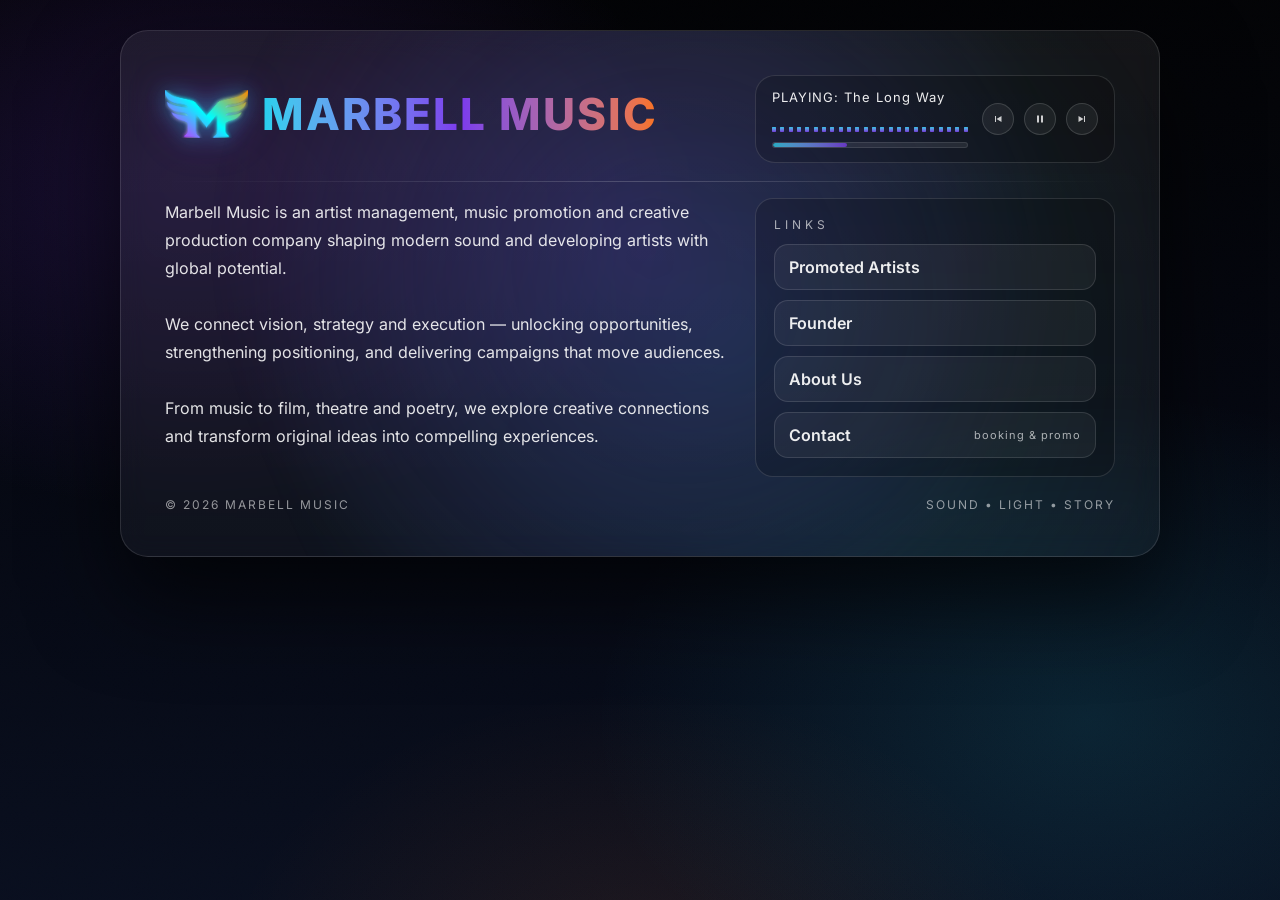
<file: index.html>
<!doctype html>
<html lang="en"><head><meta charset="utf-8"><meta name="viewport" content="width=device-width, initial-scale=1"><title>Marbell Music</title><meta name="description" content="Marbell Music — artist management &amp; music promotion."><meta property="og:title" content="Marbell Music"><meta property="og:description" content="Artist management &amp; music promotion."><meta property="og:type" content="website"><meta name="twitter:card" content="summary_large_image"><link rel="icon" type="image/png" href="assets/images/favicon.png"><link rel="stylesheet" href="css/style.css"><script src="js/script.js" defer></script></head><body>
<div class="mm-grain"></div><div class="mm-wrap"><main class="mm-card"><div class="mm-pulse"></div><div class="mm-content"><section class="mm-heroTop"><div class="mm-brandBlock"><a href="index.html" class="mm-brand"><img class="mm-logo" src="assets/images/marbell_logo_neon.png" alt="Marbell logo"><h1 class="mm-title">Marbell Music</h1></a></div><div class="mm-audio" aria-label="visual audio player"><div class="mm-audioMain"><div class="mm-audioTitle">PLAYING: The Long Way</div><div class="mm-wave" aria-hidden="true"><span style="animation-delay: 0.00s"></span><span style="animation-delay: 0.04s"></span><span style="animation-delay: 0.08s"></span><span style="animation-delay: 0.12s"></span><span style="animation-delay: 0.16s"></span><span style="animation-delay: 0.20s"></span><span style="animation-delay: 0.24s"></span><span style="animation-delay: 0.28s"></span><span style="animation-delay: 0.32s"></span><span style="animation-delay: 0.36s"></span><span style="animation-delay: 0.40s"></span><span style="animation-delay: 0.44s"></span><span style="animation-delay: 0.48s"></span><span style="animation-delay: 0.52s"></span><span style="animation-delay: 0.56s"></span><span style="animation-delay: 0.60s"></span><span style="animation-delay: 0.64s"></span><span style="animation-delay: 0.68s"></span><span style="animation-delay: 0.72s"></span><span style="animation-delay: 0.76s"></span><span style="animation-delay: 0.80s"></span><span style="animation-delay: 0.84s"></span><span style="animation-delay: 0.88s"></span><span style="animation-delay: 0.92s"></span></div><div class="mm-bar" aria-hidden="true"></div></div><div class="mm-controls" aria-hidden="true"><div class="mm-dotbtn" title="Previous track"><svg viewBox="0 0 24 24" fill="currentColor"><path d="M6 18V6h2v12H6Zm3-6 10 6V6L9 12Z" /></svg></div><div class="mm-dotbtn" title="Pause"><svg viewBox="0 0 24 24" fill="currentColor"><path d="M6 5h4v14H6V5Zm8 0h4v14h-4V5Z" /></svg></div><div class="mm-dotbtn" title="Next track"><svg viewBox="0 0 24 24" fill="currentColor"><path d="m15 12-10 6V6l10 6Zm1-6h2v12h-2V6Z" /></svg></div></div></div></section><div class="mm-divider"></div><section class="mm-grid"><p class="mm-lead">Marbell Music is an artist management, music promotion and creative production company shaping modern sound and developing artists with global potential.<br><br>We connect vision, strategy and execution — unlocking opportunities, strengthening positioning, and delivering campaigns that move audiences.<br><br>From music to film, theatre and poetry, we explore creative connections and transform original ideas into compelling experiences.</p><aside class="mm-panel"><p class="mm-panelTitle">Links</p><div class="mm-links"><a class="mm-btn" href="artists.html">Promoted Artists</a><a class="mm-btn" href="founder.html">Founder</a><a class="mm-btn" href="about/index.html">About Us</a><a class="mm-btn" href="contact.html">Contact <small>booking &amp; promo</small></a></div></aside></section><footer class="mm-footer"><div>© 2026 Marbell Music</div><div>Sound • Light • Story</div></footer></div></main></div>
</body></html>
</file>
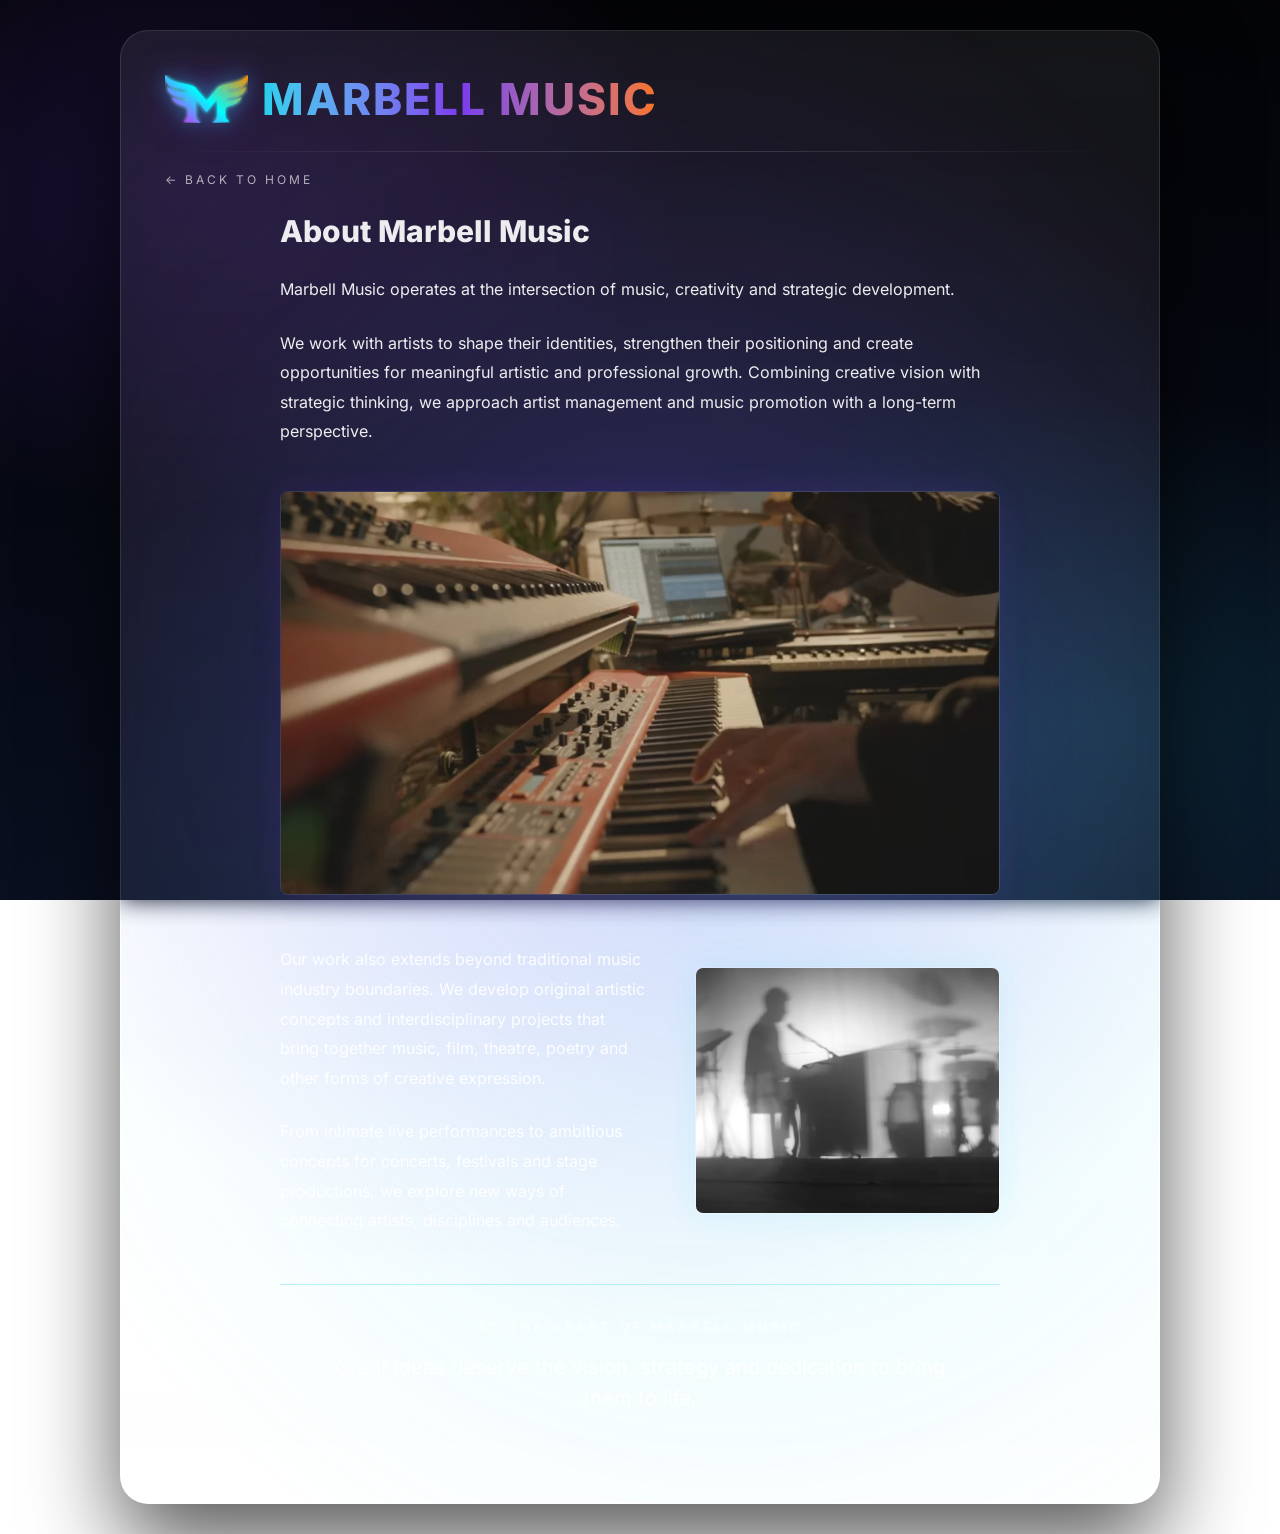
<file: about/index.html>
<!doctype html>
<html lang="en">
<head>
  <meta charset="utf-8">
  <meta name="viewport" content="width=device-width, initial-scale=1">
  <title>About Marbell Music — Creativity &amp; Strategic Development</title>
  <meta name="description" content="Marbell Music operates at the intersection of music, creativity and strategic development.">
  <meta property="og:title" content="About Marbell Music — Creativity &amp; Strategic Development">
  <meta property="og:description" content="Marbell Music operates at the intersection of music, creativity and strategic development.">
  <meta property="og:type" content="website">
  <meta name="twitter:card" content="summary_large_image">
  <link rel="icon" type="image/png" href="../assets/images/favicon.png">
  <link rel="stylesheet" href="../css/style.css">
  <script src="../js/script.js" defer></script>
</head>
<body>
  <div class="mm-grain"></div>
  <div class="mm-wrap">
    <main class="mm-card">
      <div class="mm-pulse"></div>
      <div class="mm-content">
        <section class="mm-heroTop">
          <div class="mm-brandBlock">
            <a href="../index.html" class="mm-brand">
              <img class="mm-logo" src="../assets/images/marbell_logo_neon.png" alt="Marbell logo">
              <h1 class="mm-title">Marbell Music</h1>
            </a>
          </div>
        </section>
        <div class="mm-divider"></div>
        <a href="../index.html" class="mm-backLink">← Back to Home</a>
        <article class="mm-about">
          <header class="mm-aboutIntro">
            <h2 class="mm-headline mm-aboutHeading">About Marbell Music</h2>
            <div class="mm-aboutCopy">
              <p>Marbell Music operates at the intersection of music, creativity and strategic development.</p>
              <p>We work with artists to shape their identities, strengthen their positioning and create opportunities for meaningful artistic and professional growth. Combining creative vision with strategic thinking, we approach artist management and music promotion with a long-term perspective.</p>
            </div>
          </header>
          <div class="mm-aboutPhoto">
            <img src="../assets/images/music-video-set.webp" width="1743" height="977" alt="A musician playing red keyboards beside a laptop, with percussion and recording equipment on a music video set." decoding="async">
          </div>
          <div class="mm-aboutProduction">
            <div class="mm-aboutCopy">
            <p>Our work also extends beyond traditional music industry boundaries. We develop original artistic concepts and interdisciplinary projects that bring together music, film, theatre, poetry and other forms of creative expression.</p>
            <p>From intimate live performances to ambitious concepts for concerts, festivals and stage productions, we explore new ways of connecting artists, disciplines and audiences.</p>
            </div>
            <div class="mm-aboutStudioPhoto">
              <img src="../assets/images/stage-shadows.webp" width="1167" height="941" alt="Black-and-white shadows of a solitary pianist at a microphone and musical instruments on a stage." decoding="async">
            </div>
          </div>
          <footer class="mm-aboutClosing">
            <p class="mm-aboutClosingKicker">At the heart of Marbell Music</p>
            <p class="mm-aboutClosingStatement">Great ideas deserve the vision, strategy and dedication to bring them to life.</p>
          </footer>
        </article>
        <footer class="mm-footer">
          <div>© 2026 Marbell Music</div>
          <div>Sound • Light • Story</div>
        </footer>
      </div>
    </main>
  </div>
</body>
</html>
</file>
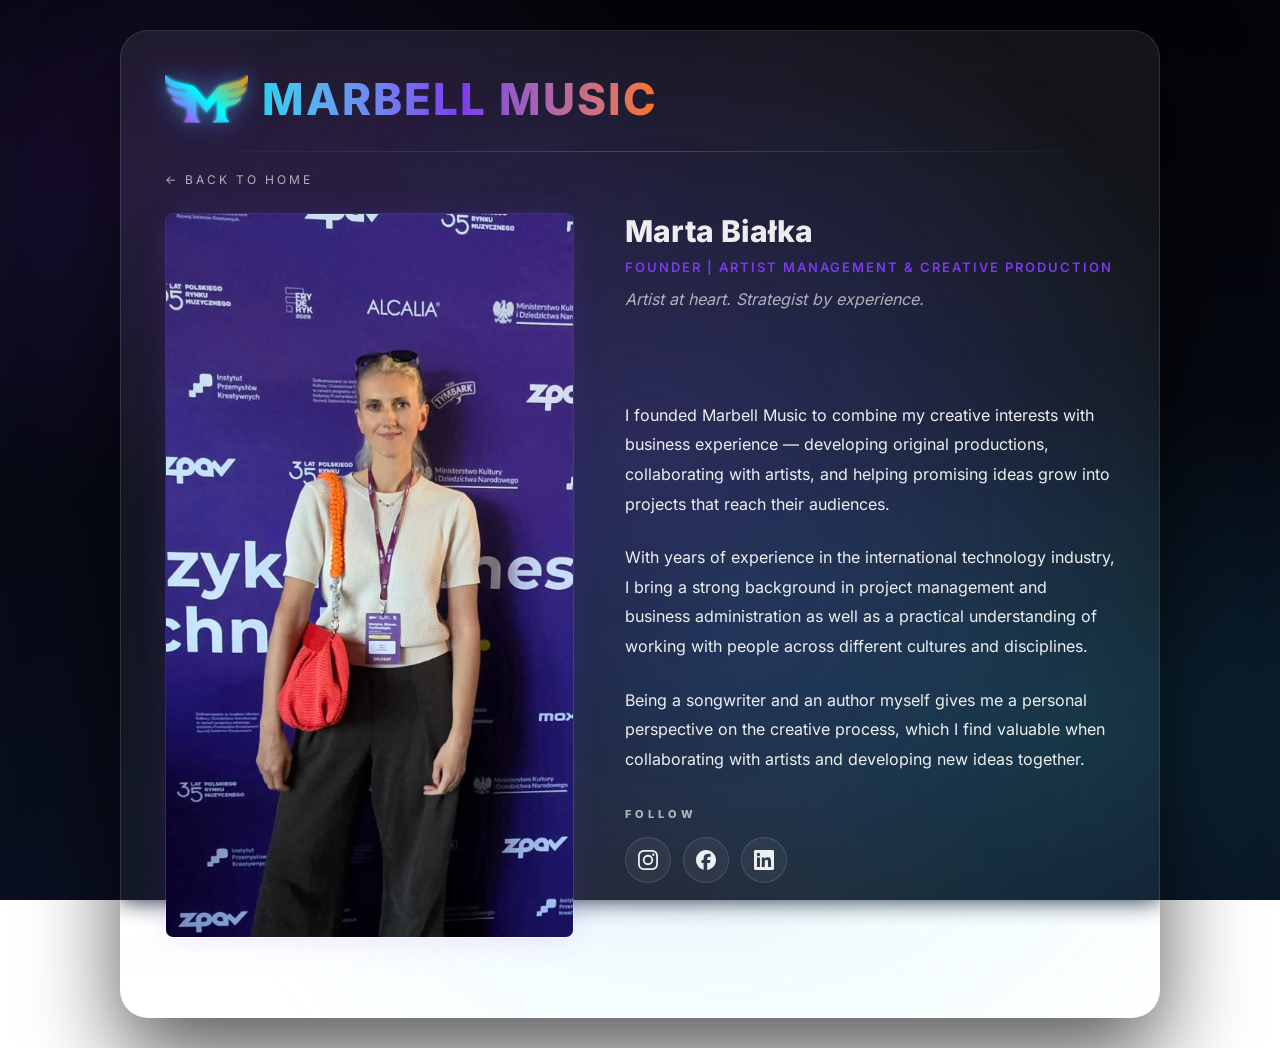
<file: connect/index.html>
<!doctype html>
<html lang="en">
<head>
  <meta charset="utf-8">
  <meta name="viewport" content="width=device-width, initial-scale=1">
  <title>Marbell Music — Connect</title>
  <meta name="robots" content="noindex">
  <link rel="icon" type="image/png" href="../assets/images/favicon.png">
  <link rel="stylesheet" href="../css/style.css">
  <!-- ============================================================
       BUSINESS CARD QR REDIRECT — CONFIGURATION
       This page is what https://marbellmusic.com/connect loads.
       To change where the QR code sends people, edit the single
       CONNECT_DESTINATION value in the <script> below AND the
       meta refresh url above. Use relative paths, for example:
         ../founder.html       Founder page
         ../about/index.html   About Us page
         ../index.html         Homepage
       No server, database or build step is needed.
       ============================================================ -->
  <meta http-equiv="refresh" content="0; url=../founder.html">
</head>
<body>
  <div class="mm-grain"></div>
  <div class="mm-wrap">
    <main class="mm-card">
      <div class="mm-pulse"></div>
      <div class="mm-content">
        <section class="mm-heroTop">
          <div class="mm-brandBlock">
            <a href="../index.html" class="mm-brand">
              <img class="mm-logo" src="../assets/images/marbell_logo_neon.png" alt="Marbell logo">
              <h1 class="mm-title">Marbell Music</h1>
            </a>
          </div>
        </section>
        <div class="mm-divider"></div>
        <p class="mm-lead">Taking you to Marbell Music…</p>
        <p><a class="mm-btn" id="connectFallback" href="../founder.html">Continue</a></p>
        <footer class="mm-footer">
          <div>© 2026 Marbell Music</div>
          <div>Sound • Light • Story</div>
        </footer>
      </div>
    </main>
  </div>
  <script>
    // Business card QR redirect destination — change this one value
    // (and the meta refresh url in <head> above) to retarget the QR code.
    var CONNECT_DESTINATION = "../founder.html";
    if (CONNECT_DESTINATION.indexOf("connect") === -1) {
      window.location.replace(CONNECT_DESTINATION);
    }
  </script>
</body>
</html>
</file>
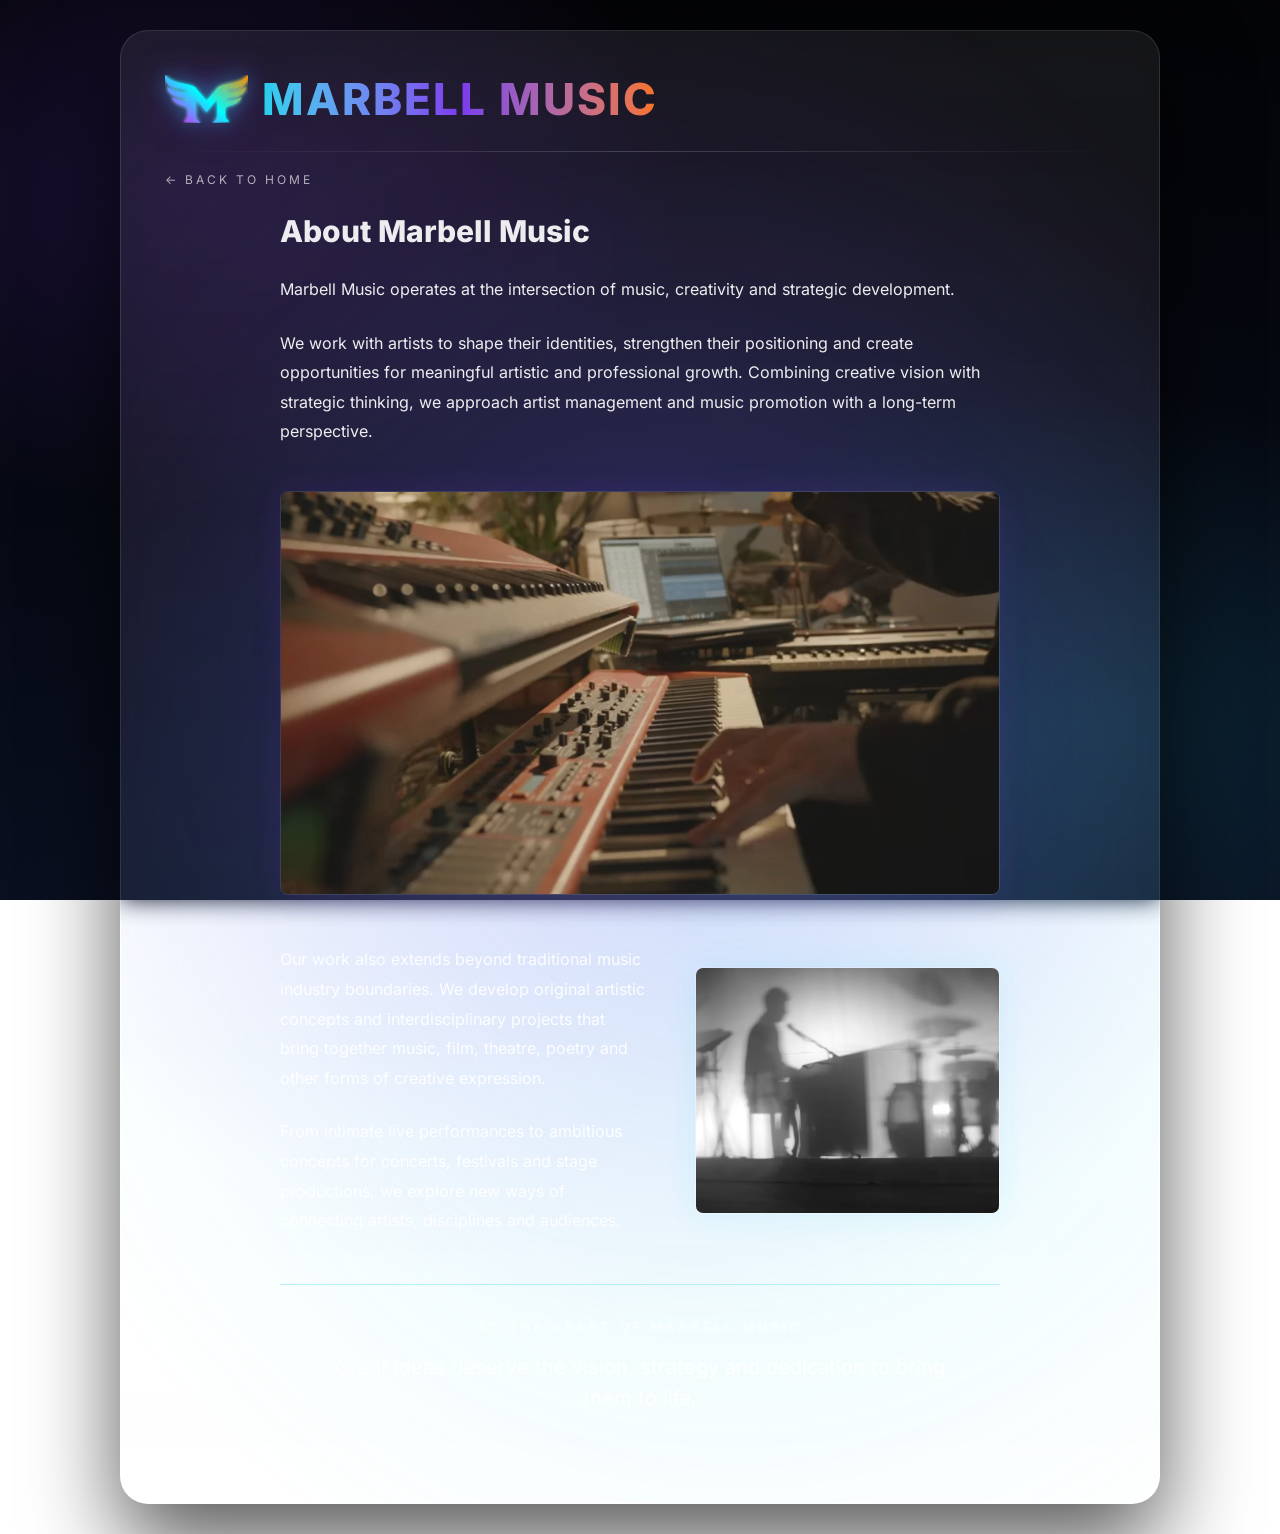
<file: about.html>
<!doctype html>
<html lang="en">
<head>
  <meta charset="utf-8">
  <meta name="viewport" content="width=device-width, initial-scale=1">
  <title>About Marbell Music — Creativity &amp; Strategic Development</title>
  <meta name="description" content="Marbell Music operates at the intersection of music, creativity and strategic development.">
  <meta property="og:title" content="About Marbell Music — Creativity &amp; Strategic Development">
  <meta property="og:description" content="Marbell Music operates at the intersection of music, creativity and strategic development.">
  <meta property="og:type" content="website">
  <meta name="twitter:card" content="summary_large_image">
  <link rel="icon" type="image/png" href="assets/images/favicon.png">
  <link rel="stylesheet" href="css/style.css">
  <script src="js/script.js" defer></script>
</head>
<body>
  <div class="mm-grain"></div>
  <div class="mm-wrap">
    <main class="mm-card">
      <div class="mm-pulse"></div>
      <div class="mm-content">
        <section class="mm-heroTop">
          <div class="mm-brandBlock">
            <a href="index.html" class="mm-brand">
              <img class="mm-logo" src="assets/images/marbell_logo_neon.png" alt="Marbell logo">
              <h1 class="mm-title">Marbell Music</h1>
            </a>
          </div>
        </section>
        <div class="mm-divider"></div>
        <a href="index.html" class="mm-backLink">← Back to Home</a>
        <article class="mm-about">
          <header class="mm-aboutIntro">
            <h2 class="mm-headline mm-aboutHeading">About Marbell Music</h2>
            <div class="mm-aboutCopy">
              <p>Marbell Music operates at the intersection of music, creativity and strategic development.</p>
              <p>We work with artists to shape their identities, strengthen their positioning and create opportunities for meaningful artistic and professional growth. Combining creative vision with strategic thinking, we approach artist management and music promotion with a long-term perspective.</p>
            </div>
          </header>
          <div class="mm-aboutPhoto">
            <img src="assets/images/music-video-set.webp" width="1743" height="977" alt="A musician playing red keyboards beside a laptop, with percussion and recording equipment on a music video set." decoding="async">
          </div>
          <div class="mm-aboutProduction">
            <div class="mm-aboutCopy">
            <p>Our work also extends beyond traditional music industry boundaries. We develop original artistic concepts and interdisciplinary projects that bring together music, film, theatre, poetry and other forms of creative expression.</p>
            <p>From intimate live performances to ambitious concepts for concerts, festivals and stage productions, we explore new ways of connecting artists, disciplines and audiences.</p>
            </div>
            <div class="mm-aboutStudioPhoto">
              <img src="assets/images/stage-shadows.webp" width="1167" height="941" alt="Black-and-white shadows of a solitary pianist at a microphone and musical instruments on a stage." decoding="async">
            </div>
          </div>
          <footer class="mm-aboutClosing">
            <p class="mm-aboutClosingKicker">At the heart of Marbell Music</p>
            <p class="mm-aboutClosingStatement">Great ideas deserve the vision, strategy and dedication to bring them to life.</p>
          </footer>
        </article>
        <footer class="mm-footer">
          <div>© 2026 Marbell Music</div>
          <div>Sound • Light • Story</div>
        </footer>
      </div>
    </main>
  </div>
</body>
</html>
</file>
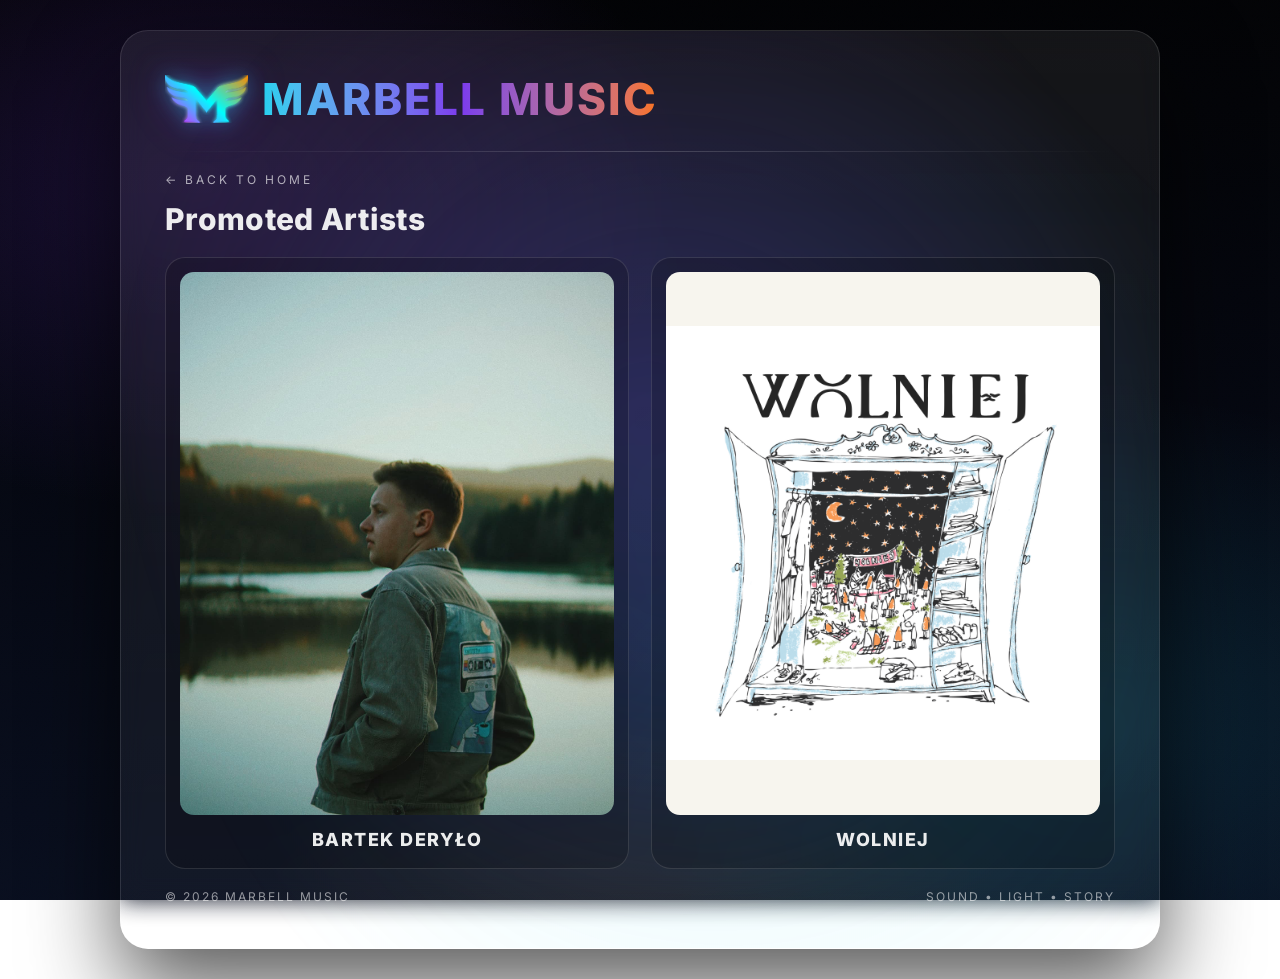
<file: artists.html>
<!doctype html>
<html lang="en"><head><meta charset="utf-8"><meta name="viewport" content="width=device-width, initial-scale=1"><title>Promoted Artists — Marbell Music</title><meta name="description" content="Artists promoted by Marbell Music: Bartek Deryło and WOLNIEJ."><meta property="og:title" content="Promoted Artists — Marbell Music"><meta property="og:description" content="Artists promoted by Marbell Music: Bartek Deryło and WOLNIEJ."><meta property="og:type" content="website"><meta name="twitter:card" content="summary_large_image"><link rel="icon" type="image/png" href="assets/images/favicon.png"><link rel="stylesheet" href="css/style.css"><script src="js/script.js" defer></script></head><body>
<div class="mm-grain"></div><div class="mm-wrap"><main class="mm-card"><div class="mm-pulse"></div><div class="mm-content"><section class="mm-heroTop"><div class="mm-brandBlock"><a href="index.html" class="mm-brand"><img class="mm-logo" src="assets/images/marbell_logo_neon.png" alt="Marbell logo"><h1 class="mm-title">Marbell Music</h1></a></div></section><div class="mm-divider"></div><a href="index.html" class="mm-backLink">← Back to Home</a><h2 class="mm-headline">Promoted Artists</h2><div class="mm-artistGrid"><a href="bartek-derylo.html" class="mm-artistCard" aria-label="View Bartek Deryło profile"><div class="mm-artistPhoto"><img src="assets/images/bartek-derylo.jpg" alt="Bartek Deryło standing by a lake at dusk, wearing a jacket with a cassette-tape back print"></div><div class="mm-artistName">Bartek Deryło</div></a><a href="wolniej.html" class="mm-artistCard" aria-label="View WOLNIEJ profile"><div class="mm-artistPhoto mm-artistPhotoLight"><img src="assets/images/wolniej.png" alt="WOLNIEJ artwork — a hand-drawn wardrobe opening onto a night-sky concert scene"></div><div class="mm-artistName">WOLNIEJ</div></a></div><footer class="mm-footer"><div>© 2026 Marbell Music</div><div>Sound • Light • Story</div></footer></div></main></div>
</body></html>
</file>
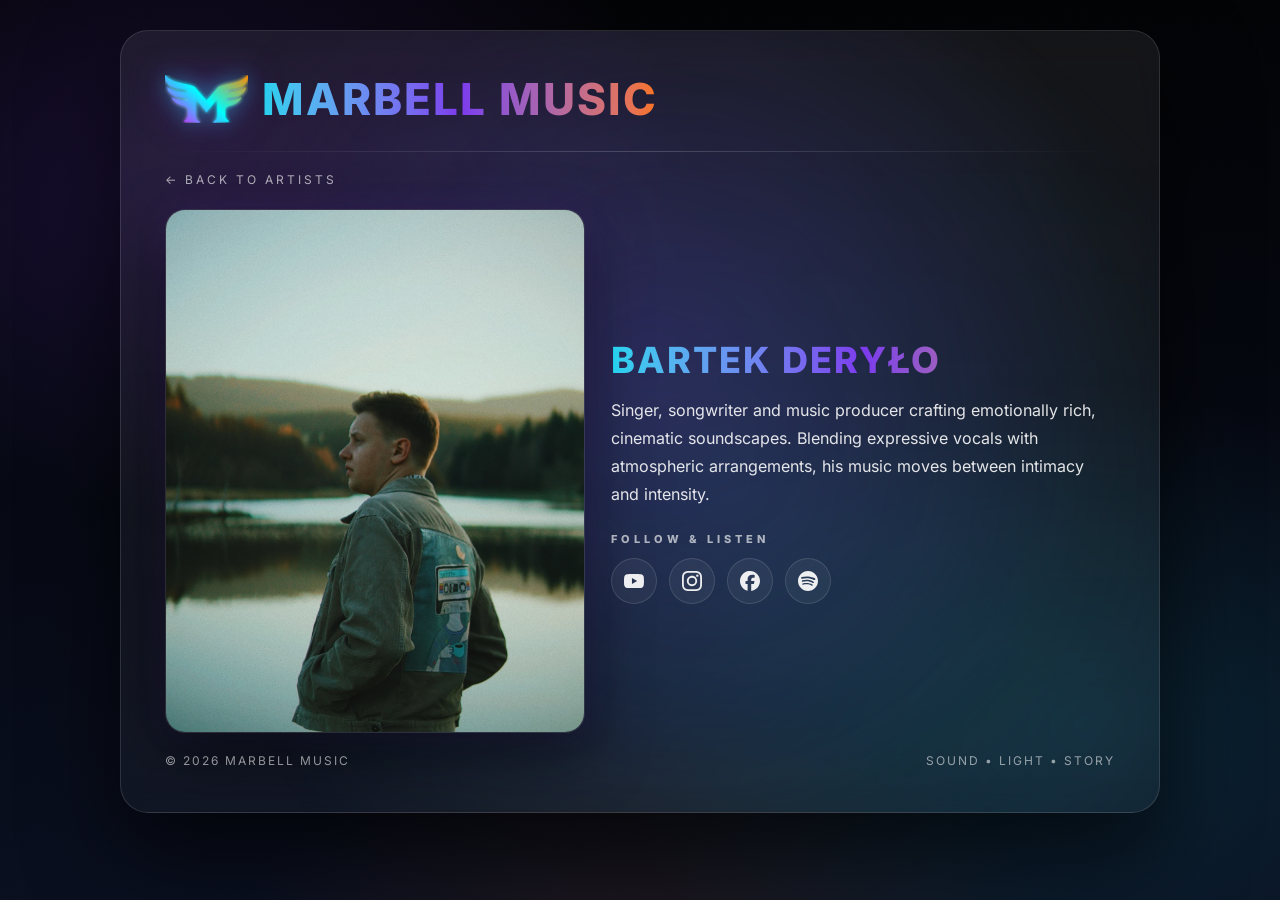
<file: bartek-derylo.html>
<!doctype html>
<html lang="en"><head><meta charset="utf-8"><meta name="viewport" content="width=device-width, initial-scale=1"><title>Bartek Deryło — Marbell Music</title><meta name="description" content="Singer, songwriter and music producer crafting emotionally rich, cinematic soundscapes. Blending expressive vocals with atmospheric arrangements, his music moves between intimacy and intensity."><meta property="og:title" content="Bartek Deryło — Marbell Music"><meta property="og:description" content="Singer, songwriter and music producer crafting emotionally rich, cinematic soundscapes. Blending expressive vocals with atmospheric arrangements, his music moves between intimacy and intensity."><meta property="og:type" content="profile"><meta name="twitter:card" content="summary_large_image"><link rel="icon" type="image/png" href="assets/images/favicon.png"><link rel="stylesheet" href="css/style.css"><script src="js/script.js" defer></script></head><body>
<div class="mm-grain"></div><div class="mm-wrap"><main class="mm-card"><div class="mm-pulse"></div><div class="mm-content"><section class="mm-heroTop"><div class="mm-brandBlock"><a href="index.html" class="mm-brand"><img class="mm-logo" src="assets/images/marbell_logo_neon.png" alt="Marbell logo"><h1 class="mm-title">Marbell Music</h1></a></div></section><div class="mm-divider"></div><a href="artists.html" class="mm-backLink">← Back to Artists</a><article class="mm-profile"><div class="mm-profilePhoto"><img src="assets/images/bartek-derylo.jpg" alt="Bartek Deryło standing by a lake at dusk, wearing a jacket with a cassette-tape back print"></div><div class="mm-profileBody"><h2 class="mm-profileName">Bartek Deryło</h2><p class="mm-lead">Singer, songwriter and music producer crafting emotionally rich, cinematic soundscapes. Blending expressive vocals with atmospheric arrangements, his music moves between intimacy and intensity.</p><section class="mm-social" aria-label="Bartek Deryło — social media and streaming"><h3 class="mm-socialLabel">Follow &amp; Listen</h3><ul class="mm-socialList"><li><a class="mm-socialLink" href="https://www.youtube.com/@bartekderylo" target="_blank" rel="noopener noreferrer" aria-label="Bartek Deryło on YouTube" title="Bartek Deryło on YouTube"><svg viewBox="0 0 24 24" fill="currentColor" aria-hidden="true" focusable="false" xmlns="http://www.w3.org/2000/svg"><path d="M23.498 6.186a3.016 3.016 0 0 0-2.122-2.136C19.505 3.545 12 3.545 12 3.545s-7.505 0-9.377.505A3.017 3.017 0 0 0 .502 6.186C0 8.07 0 12 0 12s0 3.93.502 5.814a3.016 3.016 0 0 0 2.122 2.136c1.871.505 9.376.505 9.376.505s7.505 0 9.377-.505a3.015 3.015 0 0 0 2.122-2.136C24 15.93 24 12 24 12s0-3.93-.502-5.814zM9.545 15.568V8.432L15.818 12l-6.273 3.568z" /></svg></a></li><li><a class="mm-socialLink" href="https://www.instagram.com/bartekderylo/" target="_blank" rel="noopener noreferrer" aria-label="Bartek Deryło on Instagram" title="Bartek Deryło on Instagram"><svg viewBox="0 0 24 24" fill="currentColor" aria-hidden="true" focusable="false" xmlns="http://www.w3.org/2000/svg"><path d="M7.0301.084c-1.2768.0602-2.1487.264-2.911.5634-.7888.3075-1.4575.72-2.1228 1.3877-.6652.6677-1.075 1.3368-1.3802 2.127-.2954.7638-.4956 1.6365-.552 2.914-.0564 1.2775-.0689 1.6882-.0626 4.947.0062 3.2586.0206 3.6671.0825 4.9473.061 1.2765.264 2.1482.5635 2.9107.308.7889.72 1.4573 1.388 2.1228.6679.6655 1.3365 1.0743 2.1285 1.38.7632.295 1.6361.4961 2.9134.552 1.2773.056 1.6884.069 4.9462.0627 3.2578-.0062 3.668-.0207 4.9478-.0814 1.28-.0607 2.147-.2652 2.9098-.5633.7889-.3086 1.4578-.72 2.1228-1.3881.665-.6682 1.0745-1.3378 1.3795-2.1284.2957-.7632.4966-1.636.552-2.9124.056-1.2809.0692-1.6898.063-4.948-.0063-3.2583-.021-3.6668-.0817-4.9465-.0607-1.2797-.264-2.1487-.5633-2.9117-.3084-.7889-.72-1.4568-1.3876-2.1228C21.2982 1.33 20.628.9208 19.8378.6165 19.074.321 18.2017.1197 16.9244.0645 15.6471.0093 15.236-.005 11.977.0014 8.718.0076 8.31.0215 7.0301.0839m.1402 21.6932c-1.17-.0509-1.8053-.2453-2.2287-.408-.5606-.216-.96-.4771-1.3819-.895-.422-.4178-.6811-.8186-.9-1.378-.1644-.4234-.3624-1.058-.4171-2.228-.0595-1.2645-.072-1.6442-.079-4.848-.007-3.2037.0053-3.583.0607-4.848.05-1.169.2456-1.805.408-2.2282.216-.5613.4762-.96.895-1.3816.4188-.4217.8184-.6814 1.3783-.9003.423-.1651 1.0575-.3614 2.227-.4171 1.2655-.06 1.6447-.072 4.848-.079 3.2033-.007 3.5835.005 4.8495.0608 1.169.0508 1.8053.2445 2.228.408.5608.216.96.4754 1.3816.895.4217.4194.6816.8176.9005 1.3787.1653.4217.3617 1.056.4169 2.2263.0602 1.2655.0739 1.645.0796 4.848.0058 3.203-.0055 3.5834-.061 4.848-.051 1.17-.245 1.8055-.408 2.2294-.216.5604-.4763.96-.8954 1.3814-.419.4215-.8181.6811-1.3783.9-.4224.1649-1.0577.3617-2.2262.4174-1.2656.0595-1.6448.072-4.8493.079-3.2045.007-3.5825-.006-4.848-.0608M16.953 5.5864A1.44 1.44 0 1 0 18.39 4.144a1.44 1.44 0 0 0-1.437 1.4424M5.8385 12.012c.0067 3.4032 2.7706 6.1557 6.173 6.1493 3.4026-.0065 6.157-2.7701 6.1506-6.1733-.0065-3.4032-2.771-6.1565-6.174-6.1498-3.403.0067-6.156 2.771-6.1496 6.1738M8 12.0077a4 4 0 1 1 4.008 3.9921A3.9996 3.9996 0 0 1 8 12.0077" /></svg></a></li><li><a class="mm-socialLink" href="https://www.facebook.com/bartekderylo/" target="_blank" rel="noopener noreferrer" aria-label="Bartek Deryło on Facebook" title="Bartek Deryło on Facebook"><svg viewBox="0 0 24 24" fill="currentColor" aria-hidden="true" focusable="false" xmlns="http://www.w3.org/2000/svg"><path d="M9.101 23.691v-7.98H6.627v-3.667h2.474v-1.58c0-4.085 1.848-5.978 5.858-5.978.401 0 .955.042 1.468.103a8.68 8.68 0 0 1 1.141.195v3.325a8.623 8.623 0 0 0-.653-.036 26.805 26.805 0 0 0-.733-.009c-.707 0-1.259.096-1.675.309a1.686 1.686 0 0 0-.679.622c-.258.42-.374.995-.374 1.752v1.297h3.919l-.386 2.103-.287 1.564h-3.246v8.245C19.396 23.238 24 18.179 24 12.044c0-6.627-5.373-12-12-12s-12 5.373-12 12c0 5.628 3.874 10.35 9.101 11.647Z" /></svg></a></li><li><a class="mm-socialLink" href="https://open.spotify.com/artist/1mEfrWaDu40DnLLC6s9ofw" target="_blank" rel="noopener noreferrer" aria-label="Bartek Deryło on Spotify" title="Bartek Deryło on Spotify"><svg viewBox="0 0 24 24" fill="currentColor" aria-hidden="true" focusable="false" xmlns="http://www.w3.org/2000/svg"><path d="M12 0C5.4 0 0 5.4 0 12s5.4 12 12 12 12-5.4 12-12S18.66 0 12 0zm5.521 17.34c-.24.359-.66.48-1.021.24-2.82-1.74-6.36-2.101-10.561-1.141-.418.122-.779-.179-.899-.539-.12-.421.18-.78.54-.9 4.56-1.021 8.52-.6 11.64 1.32.42.18.479.659.301 1.02zm1.44-3.3c-.301.42-.841.6-1.262.3-3.239-1.98-8.159-2.58-11.939-1.38-.479.12-1.02-.12-1.14-.6-.12-.48.12-1.021.6-1.141C9.6 9.9 15 10.561 18.72 12.84c.361.181.54.78.241 1.2zm.12-3.36C15.24 8.4 8.82 8.16 5.16 9.301c-.6.179-1.2-.181-1.38-.721-.18-.601.18-1.2.72-1.381 4.26-1.26 11.28-1.02 15.721 1.621.539.3.719 1.02.419 1.56-.299.421-1.02.599-1.559.3z" /></svg></a></li></ul></section></div></article><footer class="mm-footer"><div>© 2026 Marbell Music</div><div>Sound • Light • Story</div></footer></div></main></div>
</body></html>
</file>
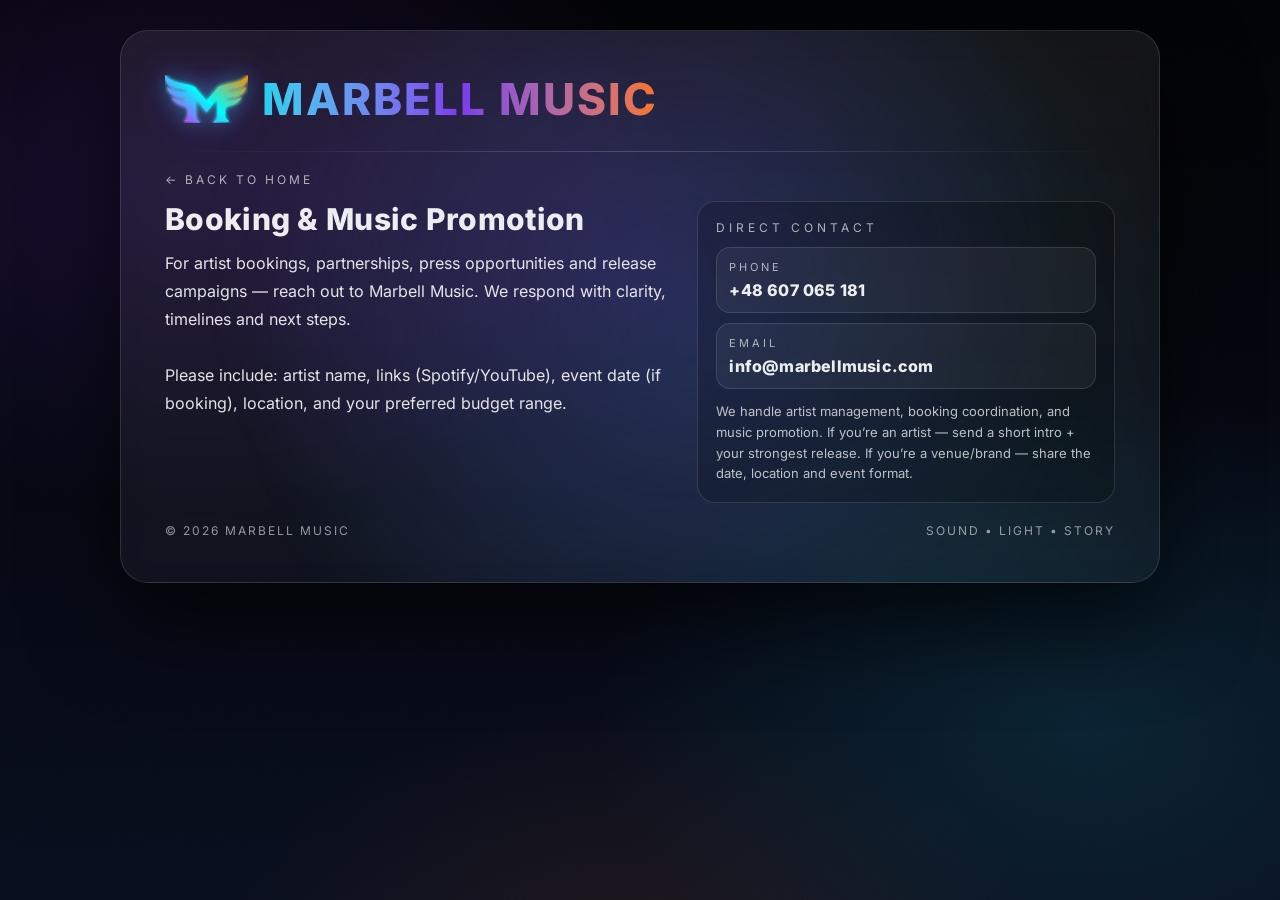
<file: contact.html>
<!doctype html>
<html lang="en"><head><meta charset="utf-8"><meta name="viewport" content="width=device-width, initial-scale=1"><title>Contact — Marbell Music</title><meta name="description" content="Contact Marbell Music — booking, artist management and music promotion."><meta property="og:title" content="Contact — Marbell Music"><meta property="og:description" content="Booking, artist management and music promotion enquiries."><meta property="og:type" content="website"><meta name="twitter:card" content="summary_large_image"><link rel="icon" type="image/png" href="assets/images/favicon.png"><link rel="stylesheet" href="css/style.css"><script src="js/script.js" defer></script></head><body>
<div class="mm-grain"></div><div class="mm-wrap"><main class="mm-card"><div class="mm-pulse"></div><div class="mm-content"><section class="mm-heroTop"><div class="mm-brandBlock"><a href="index.html" class="mm-brand"><img class="mm-logo" src="assets/images/marbell_logo_neon.png" alt="Marbell logo"><h1 class="mm-title">Marbell Music</h1></a></div></section><div class="mm-divider"></div><a href="index.html" class="mm-backLink">← Back to Home</a><section class="mm-contactGrid"><div><h2 class="mm-headline">Booking &amp; Music Promotion</h2><p class="mm-lead">For artist bookings, partnerships, press opportunities and release campaigns — reach out to Marbell Music. We respond with clarity, timelines and next steps.<br><br>Please include: artist name, links (Spotify/YouTube), event date (if booking), location, and your preferred budget range.</p></div><aside class="mm-panel"><p class="mm-panelTitle">Direct Contact</p><div class="mm-contactItem"><div class="mm-label">Phone</div><div class="mm-value"><a href="tel:+48607065181">+48 607 065 181</a></div></div><div class="mm-contactItem"><div class="mm-label">Email</div><div class="mm-value"><a href="mailto:info@marbellmusic.com">info@marbellmusic.com</a></div></div><div class="mm-note">We handle artist management, booking coordination, and music promotion. If you’re an artist — send a short intro + your strongest release. If you’re a venue/brand — share the date, location and event format.</div></aside></section><footer class="mm-footer"><div>© 2026 Marbell Music</div><div>Sound • Light • Story</div></footer></div></main></div>
</body></html>
</file>
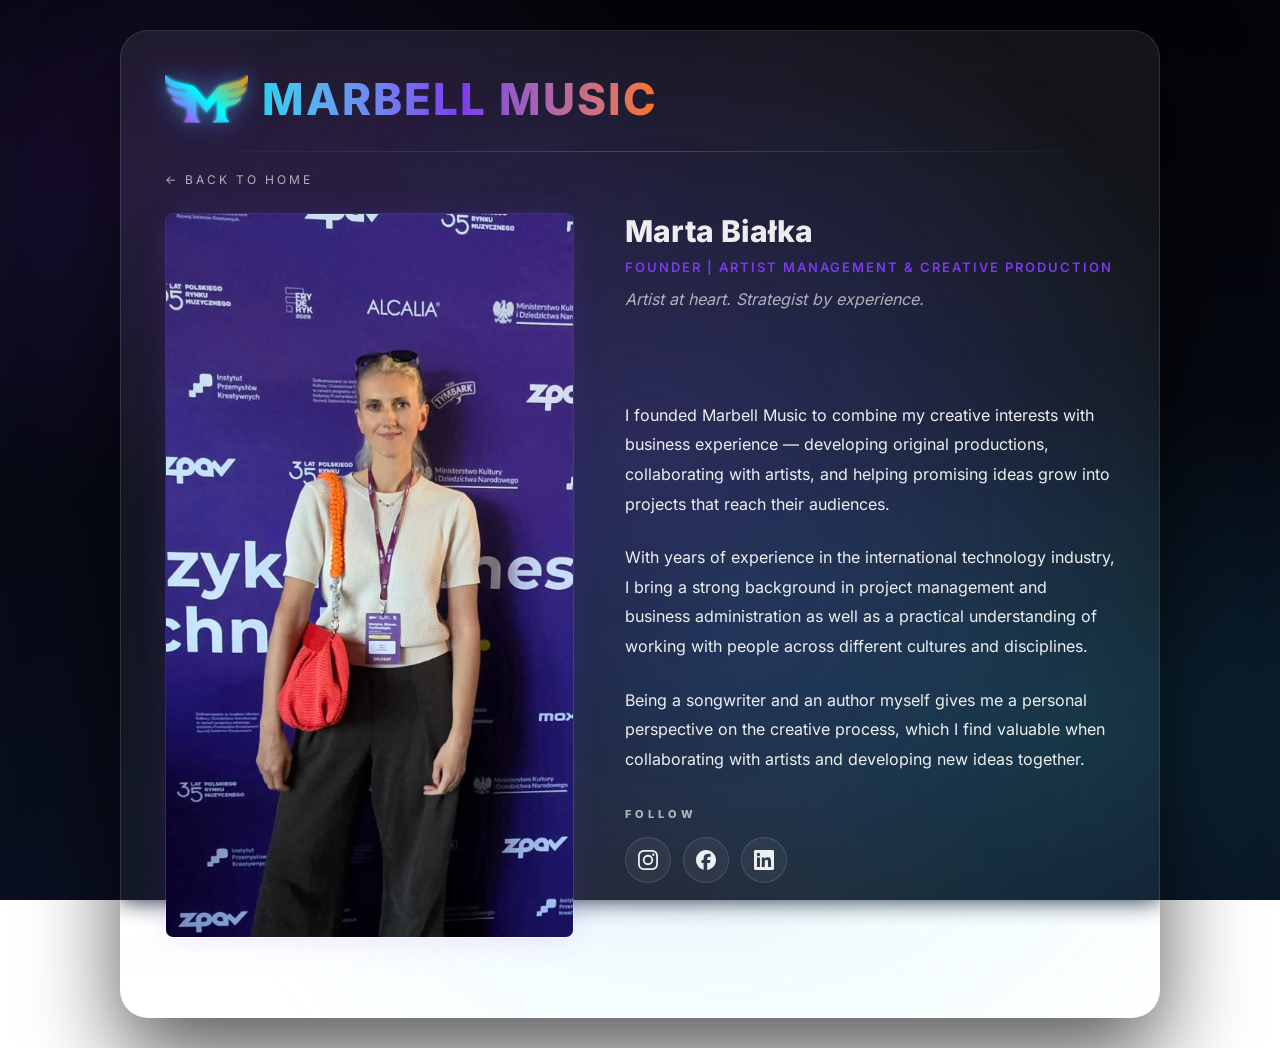
<file: founder.html>
<!doctype html>
<html lang="en">
<head>
  <meta charset="utf-8">
  <meta name="viewport" content="width=device-width, initial-scale=1">
  <title>Marta Białka — Founder — Marbell Music</title>
  <meta name="description" content="Marta Białka — Founder of Marbell Music. Artist management &amp; creative production.">
  <meta property="og:title" content="Marta Białka — Founder — Marbell Music">
  <meta property="og:description" content="Artist at heart. Strategist by experience.">
  <meta property="og:type" content="profile">
  <meta name="twitter:card" content="summary_large_image">
  <link rel="icon" type="image/png" href="assets/images/favicon.png">
  <link rel="stylesheet" href="css/style.css">
  <script src="js/script.js" defer></script>
</head>
<body>
  <div class="mm-grain"></div>
  <div class="mm-wrap">
    <main class="mm-card">
      <div class="mm-pulse"></div>
      <div class="mm-content">
        <section class="mm-heroTop">
          <div class="mm-brandBlock">
            <a href="index.html" class="mm-brand">
              <img class="mm-logo" src="assets/images/marbell_logo_neon.png" alt="Marbell logo">
              <h1 class="mm-title">Marbell Music</h1>
            </a>
          </div>
        </section>
        <div class="mm-divider"></div>
        <a href="index.html" class="mm-backLink">← Back to Home</a>
        <article class="mm-founder">
          <header class="mm-founderHead">
            <h2 class="mm-founderName">Marta Białka</h2>
            <p class="mm-founderRole">Founder | Artist Management &amp; Creative Production</p>
            <p class="mm-founderTagline">Artist at heart. Strategist by experience.</p>
          </header>
          <div class="mm-founderPhoto">
            <img src="assets/images/marta-bialka-portrait.webp" width="1079" height="1920" alt="Portrait of Marta Białka, founder of Marbell Music." decoding="async">
          </div>
          <div class="mm-founderBio">
            <p>I founded Marbell Music to combine my creative interests with business experience — developing original productions, collaborating with artists, and helping promising ideas grow into projects that reach their audiences.</p>
            <p>With years of experience in the international technology industry, I bring a strong background in project management and business administration as well as a practical understanding of working with people across different cultures and disciplines.</p>
            <p>Being a songwriter and an author myself gives me a personal perspective on the creative process, which I find valuable when collaborating with artists and developing new ideas together.</p>
            <section class="mm-social" aria-label="Marta Białka — social media and streaming">
              <h3 class="mm-socialLabel">Follow</h3>
              <ul class="mm-socialList">
                <li>
                  <a class="mm-socialLink" href="https://www.instagram.com/martabiallka/" target="_blank" rel="noopener noreferrer" aria-label="Marta Białka on Instagram" title="Marta Białka on Instagram">
                    <svg viewBox="0 0 24 24" fill="currentColor" aria-hidden="true" focusable="false" xmlns="http://www.w3.org/2000/svg"><path d="M7.0301.084c-1.2768.0602-2.1487.264-2.911.5634-.7888.3075-1.4575.72-2.1228 1.3877-.6652.6677-1.075 1.3368-1.3802 2.127-.2954.7638-.4956 1.6365-.552 2.914-.0564 1.2775-.0689 1.6882-.0626 4.947.0062 3.2586.0206 3.6671.0825 4.9473.061 1.2765.264 2.1482.5635 2.9107.308.7889.72 1.4573 1.388 2.1228.6679.6655 1.3365 1.0743 2.1285 1.38.7632.295 1.6361.4961 2.9134.552 1.2773.056 1.6884.069 4.9462.0627 3.2578-.0062 3.668-.0207 4.9478-.0814 1.28-.0607 2.147-.2652 2.9098-.5633.7889-.3086 1.4578-.72 2.1228-1.3881.665-.6682 1.0745-1.3378 1.3795-2.1284.2957-.7632.4966-1.636.552-2.9124.056-1.2809.0692-1.6898.063-4.948-.0063-3.2583-.021-3.6668-.0817-4.9465-.0607-1.2797-.264-2.1487-.5633-2.9117-.3084-.7889-.72-1.4568-1.3876-2.1228C21.2982 1.33 20.628.9208 19.8378.6165 19.074.321 18.2017.1197 16.9244.0645 15.6471.0093 15.236-.005 11.977.0014 8.718.0076 8.31.0215 7.0301.0839m.1402 21.6932c-1.17-.0509-1.8053-.2453-2.2287-.408-.5606-.216-.96-.4771-1.3819-.895-.422-.4178-.6811-.8186-.9-1.378-.1644-.4234-.3624-1.058-.4171-2.228-.0595-1.2645-.072-1.6442-.079-4.848-.007-3.2037.0053-3.583.0607-4.848.05-1.169.2456-1.805.408-2.2282.216-.5613.4762-.96.895-1.3816.4188-.4217.8184-.6814 1.3783-.9003.423-.1651 1.0575-.3614 2.227-.4171 1.2655-.06 1.6447-.072 4.848-.079 3.2033-.007 3.5835.005 4.8495.0608 1.169.0508 1.8053.2445 2.228.408.5608.216.96.4754 1.3816.895.4217.4194.6816.8176.9005 1.3787.1653.4217.3617 1.056.4169 2.2263.0602 1.2655.0739 1.645.0796 4.848.0058 3.203-.0055 3.5834-.061 4.848-.051 1.17-.245 1.8055-.408 2.2294-.216.5604-.4763.96-.8954 1.3814-.419.4215-.8181.6811-1.3783.9-.4224.1649-1.0577.3617-2.2262.4174-1.2656.0595-1.6448.072-4.8493.079-3.2045.007-3.5825-.006-4.848-.0608M16.953 5.5864A1.44 1.44 0 1 0 18.39 4.144a1.44 1.44 0 0 0-1.437 1.4424M5.8385 12.012c.0067 3.4032 2.7706 6.1557 6.173 6.1493 3.4026-.0065 6.157-2.7701 6.1506-6.1733-.0065-3.4032-2.771-6.1565-6.174-6.1498-3.403.0067-6.156 2.771-6.1496 6.1738M8 12.0077a4 4 0 1 1 4.008 3.9921A3.9996 3.9996 0 0 1 8 12.0077" /></svg>
                  </a>
                </li>
                <li>
                  <a class="mm-socialLink" href="https://www.facebook.com/matylda.em.92" target="_blank" rel="noopener noreferrer" aria-label="Marta Białka on Facebook" title="Marta Białka on Facebook">
                    <svg viewBox="0 0 24 24" fill="currentColor" aria-hidden="true" focusable="false" xmlns="http://www.w3.org/2000/svg"><path d="M9.101 23.691v-7.98H6.627v-3.667h2.474v-1.58c0-4.085 1.848-5.978 5.858-5.978.401 0 .955.042 1.468.103a8.68 8.68 0 0 1 1.141.195v3.325a8.623 8.623 0 0 0-.653-.036 26.805 26.805 0 0 0-.733-.009c-.707 0-1.259.096-1.675.309a1.686 1.686 0 0 0-.679.622c-.258.42-.374.995-.374 1.752v1.297h3.919l-.386 2.103-.287 1.564h-3.246v8.245C19.396 23.238 24 18.179 24 12.044c0-6.627-5.373-12-12-12s-12 5.373-12 12c0 5.628 3.874 10.35 9.101 11.647Z" /></svg>
                  </a>
                </li>
                <li>
                  <a class="mm-socialLink" href="https://www.linkedin.com/in/marta-bialka/" target="_blank" rel="noopener noreferrer" aria-label="Marta Białka on LinkedIn" title="Marta Białka on LinkedIn">
                    <svg viewBox="0 0 24 24" fill="currentColor" aria-hidden="true" focusable="false" xmlns="http://www.w3.org/2000/svg"><path d="M20.447 20.452h-3.554v-5.569c0-1.328-.027-3.037-1.852-3.037-1.853 0-2.136 1.445-2.136 2.939v5.667H9.351V9h3.414v1.561h.046c.477-.9 1.637-1.85 3.37-1.85 3.601 0 4.267 2.37 4.267 5.455v6.286zM5.337 7.433c-1.144 0-2.063-.926-2.063-2.065 0-1.138.92-2.063 2.063-2.063 1.14 0 2.064.925 2.064 2.063 0 1.139-.925 2.065-2.064 2.065zm1.782 13.019H3.555V9h3.564v11.452zM22.225 0H1.771C.792 0 0 .774 0 1.729v20.542C0 23.227.792 24 1.771 24h20.451C23.2 24 24 23.227 24 22.271V1.729C24 .774 23.2 0 22.222 0h.003z" /></svg>
                  </a>
                </li>
              </ul>
            </section>
          </div>
        </article>
        <footer class="mm-footer">
          <div>© 2026 Marbell Music</div>
          <div>Sound • Light • Story</div>
        </footer>
      </div>
    </main>
  </div>
</body>
</html>
</file>
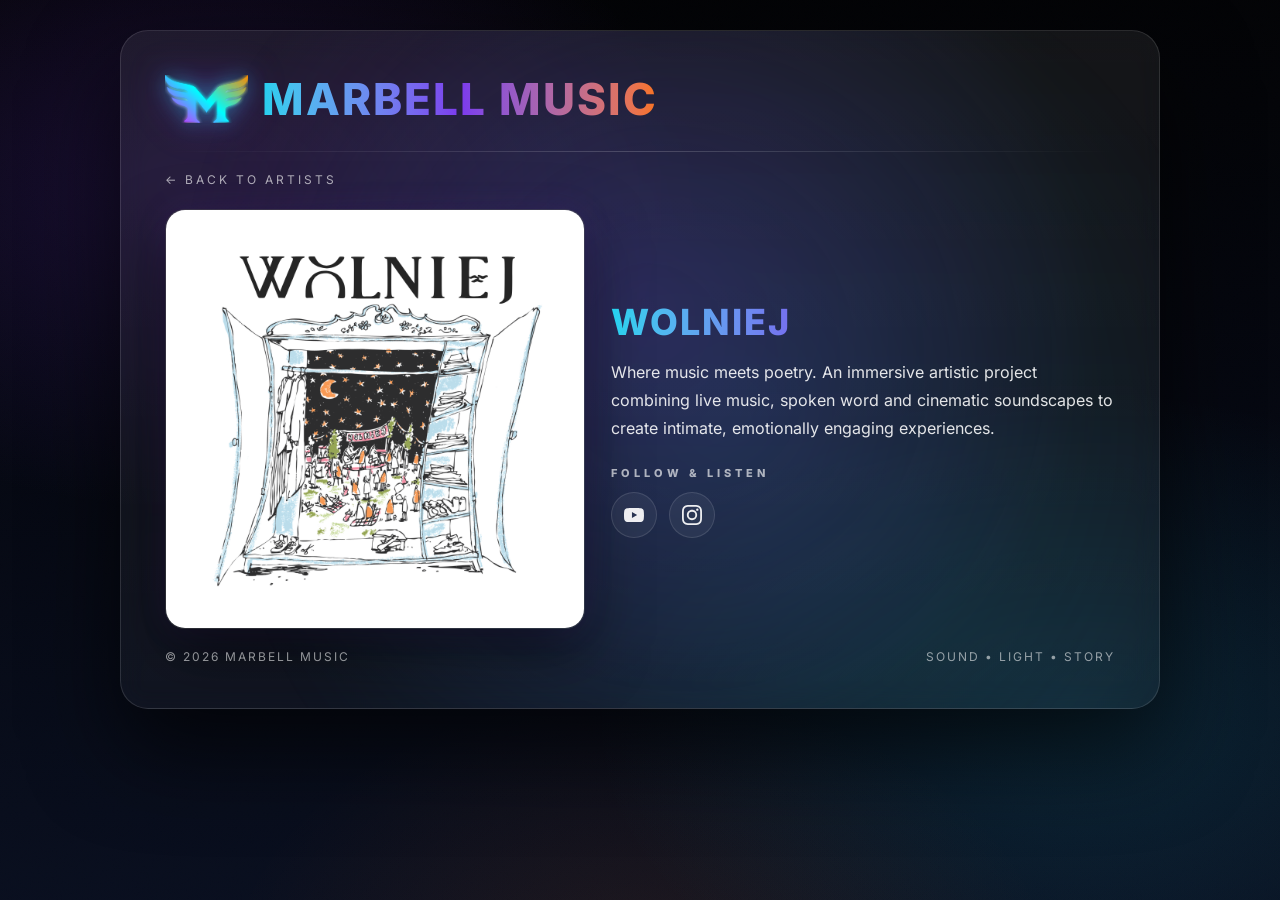
<file: wolniej.html>
<!doctype html>
<html lang="en"><head><meta charset="utf-8"><meta name="viewport" content="width=device-width, initial-scale=1"><title>WOLNIEJ — Marbell Music</title><meta name="description" content="Where music meets poetry. An immersive artistic project combining live music, spoken word and cinematic soundscapes to create intimate, emotionally engaging experiences."><meta property="og:title" content="WOLNIEJ — Marbell Music"><meta property="og:description" content="Where music meets poetry. An immersive artistic project combining live music, spoken word and cinematic soundscapes to create intimate, emotionally engaging experiences."><meta property="og:type" content="profile"><meta name="twitter:card" content="summary_large_image"><link rel="icon" type="image/png" href="assets/images/favicon.png"><link rel="stylesheet" href="css/style.css"><script src="js/script.js" defer></script></head><body>
<div class="mm-grain"></div><div class="mm-wrap"><main class="mm-card"><div class="mm-pulse"></div><div class="mm-content"><section class="mm-heroTop"><div class="mm-brandBlock"><a href="index.html" class="mm-brand"><img class="mm-logo" src="assets/images/marbell_logo_neon.png" alt="Marbell logo"><h1 class="mm-title">Marbell Music</h1></a></div></section><div class="mm-divider"></div><a href="artists.html" class="mm-backLink">← Back to Artists</a><article class="mm-profile"><div class="mm-profilePhoto mm-artistPhotoLight"><img src="assets/images/wolniej.png" alt="WOLNIEJ artwork — a hand-drawn wardrobe opening onto a night-sky concert scene"></div><div class="mm-profileBody"><h2 class="mm-profileName">WOLNIEJ</h2><p class="mm-lead">Where music meets poetry. An immersive artistic project combining live music, spoken word and cinematic soundscapes to create intimate, emotionally engaging experiences.</p><section class="mm-social" aria-label="WOLNIEJ — social media and streaming"><h3 class="mm-socialLabel">Follow &amp; Listen</h3><ul class="mm-socialList"><li><a class="mm-socialLink" href="https://www.youtube.com/watch?v=T6DlNLJGrbA" target="_blank" rel="noopener noreferrer" aria-label="WOLNIEJ on YouTube" title="WOLNIEJ on YouTube"><svg viewBox="0 0 24 24" fill="currentColor" aria-hidden="true" focusable="false" xmlns="http://www.w3.org/2000/svg"><path d="M23.498 6.186a3.016 3.016 0 0 0-2.122-2.136C19.505 3.545 12 3.545 12 3.545s-7.505 0-9.377.505A3.017 3.017 0 0 0 .502 6.186C0 8.07 0 12 0 12s0 3.93.502 5.814a3.016 3.016 0 0 0 2.122 2.136c1.871.505 9.376.505 9.376.505s7.505 0 9.377-.505a3.015 3.015 0 0 0 2.122-2.136C24 15.93 24 12 24 12s0-3.93-.502-5.814zM9.545 15.568V8.432L15.818 12l-6.273 3.568z" /></svg></a></li><li><a class="mm-socialLink" href="https://www.instagram.com/_wolniej/" target="_blank" rel="noopener noreferrer" aria-label="WOLNIEJ on Instagram" title="WOLNIEJ on Instagram"><svg viewBox="0 0 24 24" fill="currentColor" aria-hidden="true" focusable="false" xmlns="http://www.w3.org/2000/svg"><path d="M7.0301.084c-1.2768.0602-2.1487.264-2.911.5634-.7888.3075-1.4575.72-2.1228 1.3877-.6652.6677-1.075 1.3368-1.3802 2.127-.2954.7638-.4956 1.6365-.552 2.914-.0564 1.2775-.0689 1.6882-.0626 4.947.0062 3.2586.0206 3.6671.0825 4.9473.061 1.2765.264 2.1482.5635 2.9107.308.7889.72 1.4573 1.388 2.1228.6679.6655 1.3365 1.0743 2.1285 1.38.7632.295 1.6361.4961 2.9134.552 1.2773.056 1.6884.069 4.9462.0627 3.2578-.0062 3.668-.0207 4.9478-.0814 1.28-.0607 2.147-.2652 2.9098-.5633.7889-.3086 1.4578-.72 2.1228-1.3881.665-.6682 1.0745-1.3378 1.3795-2.1284.2957-.7632.4966-1.636.552-2.9124.056-1.2809.0692-1.6898.063-4.948-.0063-3.2583-.021-3.6668-.0817-4.9465-.0607-1.2797-.264-2.1487-.5633-2.9117-.3084-.7889-.72-1.4568-1.3876-2.1228C21.2982 1.33 20.628.9208 19.8378.6165 19.074.321 18.2017.1197 16.9244.0645 15.6471.0093 15.236-.005 11.977.0014 8.718.0076 8.31.0215 7.0301.0839m.1402 21.6932c-1.17-.0509-1.8053-.2453-2.2287-.408-.5606-.216-.96-.4771-1.3819-.895-.422-.4178-.6811-.8186-.9-1.378-.1644-.4234-.3624-1.058-.4171-2.228-.0595-1.2645-.072-1.6442-.079-4.848-.007-3.2037.0053-3.583.0607-4.848.05-1.169.2456-1.805.408-2.2282.216-.5613.4762-.96.895-1.3816.4188-.4217.8184-.6814 1.3783-.9003.423-.1651 1.0575-.3614 2.227-.4171 1.2655-.06 1.6447-.072 4.848-.079 3.2033-.007 3.5835.005 4.8495.0608 1.169.0508 1.8053.2445 2.228.408.5608.216.96.4754 1.3816.895.4217.4194.6816.8176.9005 1.3787.1653.4217.3617 1.056.4169 2.2263.0602 1.2655.0739 1.645.0796 4.848.0058 3.203-.0055 3.5834-.061 4.848-.051 1.17-.245 1.8055-.408 2.2294-.216.5604-.4763.96-.8954 1.3814-.419.4215-.8181.6811-1.3783.9-.4224.1649-1.0577.3617-2.2262.4174-1.2656.0595-1.6448.072-4.8493.079-3.2045.007-3.5825-.006-4.848-.0608M16.953 5.5864A1.44 1.44 0 1 0 18.39 4.144a1.44 1.44 0 0 0-1.437 1.4424M5.8385 12.012c.0067 3.4032 2.7706 6.1557 6.173 6.1493 3.4026-.0065 6.157-2.7701 6.1506-6.1733-.0065-3.4032-2.771-6.1565-6.174-6.1498-3.403.0067-6.156 2.771-6.1496 6.1738M8 12.0077a4 4 0 1 1 4.008 3.9921A3.9996 3.9996 0 0 1 8 12.0077" /></svg></a></li></ul></section></div></article><footer class="mm-footer"><div>© 2026 Marbell Music</div><div>Sound • Light • Story</div></footer></div></main></div>
</body></html>
</file>
<file: css/style.css>
@font-face {
  font-family: 'Inter';
  font-style: normal;
  font-weight: 300;
  font-display: swap;
  src: url(../assets/fonts/inter-300.ttf) format('truetype');
}
@font-face {
  font-family: 'Inter';
  font-style: normal;
  font-weight: 400;
  font-display: swap;
  src: url(../assets/fonts/inter-400.ttf) format('truetype');
}
@font-face {
  font-family: 'Inter';
  font-style: normal;
  font-weight: 600;
  font-display: swap;
  src: url(../assets/fonts/inter-600.ttf) format('truetype');
}
@font-face {
  font-family: 'Inter';
  font-style: normal;
  font-weight: 800;
  font-display: swap;
  src: url(../assets/fonts/inter-800.ttf) format('truetype');
}

:root {
  --font-sans: Inter, system-ui, -apple-system, "Segoe UI", Roboto, Arial, sans-serif;
  --radius: 0.875rem;
  --bg1: oklch(0.1 0.01 270);
  --bg2: oklch(0.17 0.035 268);
  --text: oklch(1 0 0 / 92%);
  --muted-text: oklch(1 0 0 / 64%);
  --line: oklch(1 0 0 / 12%);
  --accent1: oklch(0.541 0.247 293);
  --accent2: oklch(0.797 0.134 211.5);
  --accent3: oklch(0.705 0.187 47.6);
  --side-width: 360px;

  --background: var(--bg1);
  --foreground: var(--text);
  --card: oklch(1 0 0 / 6%);
  --card-foreground: var(--text);
  --popover: var(--bg2);
  --popover-foreground: var(--text);
  --primary: var(--accent2);
  --primary-foreground: var(--bg1);
  --secondary: oklch(1 0 0 / 5%);
  --secondary-foreground: var(--text);
  --muted: oklch(1 0 0 / 8%);
  --muted-foreground: var(--muted-text);
  --accent: oklch(1 0 0 / 8%);
  --accent-foreground: var(--text);
  --destructive: oklch(0.704 0.191 22.216);
  --destructive-foreground: oklch(0.984 0 0);
  --border: var(--line);
  --input: var(--line);
  --ring: var(--accent2);
}

@layer base {
  * { border-color: var(--border); box-sizing: border-box; }
  html, body { min-height: 100%; }
  body {
    margin: 0;
    font-family: var(--font-sans);
    color: var(--text);
    background:
      radial-gradient(900px 600px at 15% 20%, oklch(0.541 0.247 293 / 18%), transparent 55%),
      radial-gradient(900px 600px at 85% 80%, oklch(0.797 0.134 211.5 / 12%), transparent 55%),
      radial-gradient(700px 500px at 50% 110%, oklch(0.705 0.187 47.6 / 10%), transparent 60%),
      linear-gradient(180deg, var(--bg1), var(--bg2));
    background-attachment: fixed;
    overflow-x: hidden;
  }
}

@layer components {
  .mm-grain {
    position: fixed; inset: 0; pointer-events: none; opacity: .12; z-index: 0; mix-blend-mode: overlay;
    background-image: url("data:image/svg+xml,%3Csvg xmlns='http://www.w3.org/2000/svg' width='180' height='180'%3E%3Cfilter id='n'%3E%3CfeTurbulence type='fractalNoise' baseFrequency='.8' numOctaves='3' stitchTiles='stitch'/%3E%3C/filter%3E%3Crect width='180' height='180' filter='url(%23n)' opacity='.35'/%3E%3C/svg%3E");
  }
  .mm-wrap {
    min-height: 100vh; display: flex; justify-content: center; align-items: flex-start;
    padding: clamp(18px, 4vw, 30px); position: relative; z-index: 1;
  }
  .mm-card {
    width: 100%; max-width: 1040px; border-radius: 28px;
    background: linear-gradient(180deg, oklch(1 0 0 / 7%), oklch(1 0 0 / 4%));
    border: 1px solid var(--line);
    box-shadow: 0 40px 90px oklch(0 0 0 / 65%);
    backdrop-filter: blur(12px); position: relative; overflow: hidden;
    padding: clamp(22px, 4vw, 44px);
  }
  .mm-pulse {
    position: absolute; inset: -40%; pointer-events: none; filter: blur(12px); z-index: 0;
    background:
      radial-gradient(circle at 50% 45%, oklch(0.541 0.247 293 / 22%), transparent 40%),
      radial-gradient(circle at 55% 55%, oklch(0.797 0.134 211.5 / 14%), transparent 42%);
    animation: mm-pulse 3.2s ease-in-out infinite;
  }
  .mm-content { position: relative; z-index: 2; }

  .mm-heroTop { display: flex; align-items: stretch; justify-content: space-between; gap: 22px; margin-bottom: 18px; }
  .mm-brandBlock { flex: 1 1 auto; min-width: 0; display: flex; flex-direction: column; justify-content: center; }
  .mm-brand { display: flex; align-items: center; gap: 14px; margin-bottom: 10px; min-width: 0; text-decoration: none; }
  .mm-logo {
    height: 48px; width: auto; flex: 0 0 auto;
    filter: drop-shadow(0 0 10px oklch(0.797 0.134 211.5 / 45%)) drop-shadow(0 0 18px oklch(0.541 0.247 293 / 35%));
  }
  .mm-title {
    margin: 0; font-size: clamp(30px, 4vw, 44px); letter-spacing: 2px; text-transform: uppercase; font-weight: 800;
    background: linear-gradient(90deg, var(--accent2), var(--accent1), var(--accent3));
    -webkit-background-clip: text; background-clip: text; -webkit-text-fill-color: transparent;
    line-height: 1.05; white-space: nowrap;
  }
  .mm-tagline { font-size: 12px; letter-spacing: 4px; text-transform: uppercase; color: var(--muted-text); }

  .mm-audio {
    flex: 0 0 var(--side-width); width: var(--side-width);
    border: 1px solid var(--line); background: oklch(0 0 0 / 18%); border-radius: 20px;
    padding: 14px 16px; display: flex; gap: 14px; align-self: stretch;
  }
  .mm-audioMain { min-width: 0; flex: 1 1 auto; display: flex; flex-direction: column; justify-content: center; }
  .mm-audioTitle {
    font-size: 13px; letter-spacing: 1px; line-height: 1.2; margin-bottom: 10px;
    white-space: nowrap; overflow: hidden; text-overflow: ellipsis;
  }
  .mm-wave {
    display: grid; grid-template-columns: repeat(24, 1fr); align-items: end; gap: 4px;
    height: 16px; width: 100%; overflow: hidden; margin-bottom: 10px;
  }
  .mm-wave span {
    width: 100%; height: 16px; border-radius: 999px;
    background: linear-gradient(180deg, oklch(0.797 0.134 211.5 / 95%), oklch(0.541 0.247 293 / 90%));
    transform-origin: bottom; transform: scaleY(.32); will-change: transform;
    box-shadow: 0 0 8px oklch(0.541 0.247 293 / 16%);
    animation: mm-wave 1.35s infinite ease-in-out;
  }
  .mm-bar {
    height: 6px; border-radius: 999px; background: oklch(1 0 0 / 8%); border: 1px solid oklch(1 0 0 / 10%);
    overflow: hidden; position: relative; width: 100%; margin-top: auto;
  }
  .mm-bar::after {
    content: ""; position: absolute; inset: 0; width: 38%; border-radius: 999px;
    background: linear-gradient(90deg, oklch(0.797 0.134 211.5 / 75%), oklch(0.541 0.247 293 / 75%));
    box-shadow: 0 0 18px oklch(0.797 0.134 211.5 / 20%);
  }
  .mm-controls { flex: 0 0 auto; display: flex; align-items: center; justify-content: center; gap: 10px; }
  .mm-dotbtn {
    width: 32px; height: 32px; border-radius: 999px; border: 1px solid oklch(1 0 0 / 14%);
    background: oklch(1 0 0 / 6%); display: grid; place-items: center; color: var(--text);
  }
  .mm-dotbtn svg { width: 12px; height: 12px; opacity: .85; }

  .mm-divider { margin: 14px 0 16px; height: 1px; background: linear-gradient(90deg, transparent, oklch(1 0 0 / 18%), transparent); }

  .mm-grid { display: grid; grid-template-columns: 1fr var(--side-width); gap: 26px; align-items: start; }
  .mm-contactGrid { display: grid; grid-template-columns: 1.1fr 0.9fr; gap: 22px; align-items: start; }
  .mm-headline { margin: 0; font-size: clamp(22px, 3.4vw, 30px); line-height: 1.2; letter-spacing: .3px; font-weight: 700; }
  .mm-lead { margin: 0; font-size: 16px; line-height: 1.75; color: oklch(1 0 0 / 88%); }
  .mm-headline + .mm-lead { margin-top: 12px; }

  .mm-panel { border: 1px solid var(--line); background: oklch(0 0 0 / 18%); border-radius: 18px; padding: 18px; }
  .mm-panelTitle { margin: 0 0 12px; font-size: 12px; letter-spacing: 4px; text-transform: uppercase; color: var(--muted-text); }
  .mm-links { display: flex; flex-direction: column; gap: 10px; }
  .mm-btn {
    text-decoration: none; color: var(--text); padding: 12px 14px; border-radius: 14px;
    border: 1px solid var(--line); background: oklch(1 0 0 / 5%);
    display: flex; align-items: center; justify-content: space-between; font-weight: 600;
    transition: transform .15s ease, background .15s ease, border .15s ease;
  }
  .mm-btn small { color: var(--muted-text); font-weight: 400; letter-spacing: 1px; font-size: 11px; }
  .mm-btn:hover { transform: translateY(-1px); background: oklch(1 0 0 / 8%); border-color: oklch(0.797 0.134 211.5 / 35%); }

  .mm-contactItem {
    display: flex; flex-direction: column; gap: 6px; padding: 12px; border-radius: 14px;
    border: 1px solid var(--line); background: oklch(1 0 0 / 5%); margin-bottom: 10px;
  }
  .mm-label { font-size: 11px; letter-spacing: 3px; text-transform: uppercase; color: var(--muted-text); }
  .mm-value { font-size: 16px; font-weight: 700; letter-spacing: .2px; word-break: break-word; }
  .mm-value a { color: inherit; text-decoration: none; }
  .mm-value a:hover { text-decoration: underline; }
  .mm-note { margin-top: 12px; color: oklch(1 0 0 / 72%); font-size: 13px; line-height: 1.6; }

  .mm-footer {
    margin-top: 20px; display: flex; justify-content: space-between; gap: 12px; flex-wrap: wrap;
    font-size: 12px; color: oklch(1 0 0 / 55%); letter-spacing: 2px; text-transform: uppercase;
  }

  /* Promoted Artists */
  .mm-backLink {
    display: inline-block; margin-bottom: 14px; color: var(--muted-text); text-decoration: none;
    font-size: 12px; letter-spacing: 3px; text-transform: uppercase;
    transition: color .15s ease;
  }
  .mm-backLink:hover { color: var(--accent2); }

  .mm-artistGrid {
    display: grid; grid-template-columns: repeat(2, 1fr); gap: 22px; margin-top: 20px;
  }
  .mm-artistCard {
    display: flex; flex-direction: column; gap: 14px; text-decoration: none; color: var(--text);
    border: 1px solid var(--line); background: oklch(0 0 0 / 18%); border-radius: 20px;
    padding: 14px; transition: transform .2s ease, border-color .2s ease, box-shadow .2s ease;
  }
  .mm-artistCard:hover {
    transform: translateY(-4px);
    border-color: oklch(0.797 0.134 211.5 / 45%);
    box-shadow: 0 18px 44px oklch(0 0 0 / 45%), 0 0 24px oklch(0.541 0.247 293 / 18%);
  }
  .mm-artistPhoto {
    border-radius: 14px; overflow: hidden; aspect-ratio: 4 / 5; background: oklch(0 0 0 / 25%);
  }
  .mm-artistPhoto img {
    width: 100%; height: 100%; object-fit: cover; display: block;
    transition: transform .35s ease;
  }
  .mm-artistCard:hover .mm-artistPhoto img { transform: scale(1.04); }
  .mm-artistPhotoLight { background: oklch(0.97 0.01 95); }
  .mm-artistPhotoLight img { object-fit: contain; }
  .mm-artistName {
    font-size: 18px; font-weight: 700; letter-spacing: 1.5px; text-transform: uppercase;
    text-align: center; padding-bottom: 4px;
  }

  .mm-profile { display: grid; grid-template-columns: minmax(0, 5fr) minmax(0, 6fr); gap: 26px; align-items: center; margin-top: 8px; }
  .mm-profilePhoto {
    border-radius: 20px; overflow: hidden; border: 1px solid var(--line);
    background: oklch(0 0 0 / 25%);
    box-shadow: 0 24px 60px oklch(0 0 0 / 50%), 0 0 30px oklch(0.541 0.247 293 / 14%);
  }
  .mm-profilePhoto img { width: 100%; height: auto; display: block; }
  .mm-profileName {
    margin: 0 0 14px; font-size: clamp(26px, 3.6vw, 36px); letter-spacing: 2px; text-transform: uppercase; font-weight: 800;
    background: linear-gradient(90deg, var(--accent2), var(--accent1), var(--accent3));
    -webkit-background-clip: text; background-clip: text; -webkit-text-fill-color: transparent;
  }

  /* Artist social media & streaming links */
  .mm-social { margin-top: 24px; }
  .mm-socialLabel {
    margin: 0 0 12px; font-size: 11px; letter-spacing: 4px; text-transform: uppercase;
    color: var(--muted-text);
  }
  .mm-socialList {
    display: flex; flex-wrap: wrap; gap: 12px; list-style: none; margin: 0; padding: 0;
  }
  .mm-socialList li { display: flex; }
  .mm-socialLink {
    width: 46px; height: 46px; border-radius: 999px; display: grid; place-items: center;
    color: var(--text); text-decoration: none;
    border: 1px solid var(--line); background: oklch(1 0 0 / 5%);
    transition: transform .18s ease, color .18s ease, background .18s ease,
      border-color .18s ease, box-shadow .18s ease;
  }
  .mm-socialLink svg { width: 20px; height: 20px; display: block; }
  .mm-socialLink:hover, .mm-socialLink:focus-visible {
    transform: translateY(-3px); color: var(--accent2);
    background: oklch(1 0 0 / 9%);
    border-color: oklch(0.797 0.134 211.5 / 55%);
    box-shadow:
      0 0 16px oklch(0.797 0.134 211.5 / 40%),
      0 0 32px oklch(0.541 0.247 293 / 26%),
      0 12px 26px oklch(0 0 0 / 40%);
  }
  .mm-socialLink:focus-visible { outline: 2px solid var(--accent2); outline-offset: 3px; }
  .mm-socialLink:active { transform: translateY(-1px); }

  @media (max-width: 860px) {
    .mm-heroTop { flex-direction: column; }
    .mm-audio { width: 100%; flex: 1 1 auto; }
    .mm-grid, .mm-contactGrid { grid-template-columns: 1fr; }
    .mm-title { white-space: normal; }
    .mm-artistGrid, .mm-profile { grid-template-columns: 1fr; }
  }
  @media (max-width: 560px) {
    .mm-audio { padding: 12px; gap: 12px; }
    .mm-controls { gap: 8px; }
    .mm-dotbtn { width: 30px; height: 30px; }
    .mm-wave { height: 14px; gap: 3px; }
    .mm-wave span { height: 14px; }
    .mm-audioTitle { white-space: normal; }
  }
  @media (prefers-reduced-motion: reduce) {
    .mm-pulse, .mm-wave span { animation: none; }
  }
}

@keyframes mm-pulse {
  0%, 100% { transform: scale(1); opacity: .55; }
  50% { transform: scale(1.06); opacity: .8; }
}
@keyframes mm-wave {
  0%, 100% { transform: scaleY(.32); opacity: .5; }
  50% { transform: scaleY(1); opacity: 1; }
}

  /* About Us — current editorial layout and uncropped photographs. */
  .mm-about { padding-top: 12px; }
  .mm-aboutIntro, .mm-aboutCopy { max-width: 720px; margin-inline: auto; }
  .mm-aboutHeading { margin-bottom: 26px; font-size: 30px; letter-spacing: 0; }
  .mm-aboutCopy { font-size: 16px; line-height: 1.85; color: var(--text); }
  .mm-aboutCopy p { margin: 0; }
  .mm-aboutCopy p + p { margin-top: 24px; }
  .mm-aboutPhoto {
    margin: 44px auto; max-width: 720px; overflow: hidden; border-radius: 8px;
    border: 1px solid var(--line);
    box-shadow: 0 0 30px color-mix(in oklab, var(--accent1) 14%, transparent);
  }
  .mm-aboutPhoto img { display: block; width: 100%; height: auto; }
  .mm-aboutProduction {
    display: grid; grid-template-columns: minmax(0, 6fr) minmax(0, 5fr);
    gap: clamp(28px, 4vw, 48px); align-items: center; padding-top: 6px;
    max-width: 720px; margin-inline: auto;
  }
  .mm-aboutProduction .mm-aboutCopy { max-width: none; margin-inline: 0; }
  .mm-aboutStudioPhoto {
    overflow: hidden; border-radius: 8px; border: 1px solid var(--line);
    box-shadow: 0 0 30px color-mix(in oklab, var(--accent2) 12%, transparent);
  }
  .mm-aboutStudioPhoto img { display: block; width: 100%; height: auto; }
  .mm-aboutClosing {
    margin: 48px auto 30px; max-width: 720px; padding: 34px 0 0;
    border-top: 1px solid color-mix(in oklab, var(--accent2) 30%, transparent);
    text-align: center;
  }
  .mm-aboutClosingKicker {
    margin: 0; font-size: 12px; font-weight: 600; letter-spacing: 4px;
    text-transform: uppercase; color: var(--muted-text);
  }
  .mm-aboutClosingStatement {
    margin: 18px auto 0; max-width: 640px;
    font-size: 20px; font-weight: 400; line-height: 1.55;
    color: var(--text);
  }


@media (max-width: 560px) {
  .mm-aboutHeading { font-size: 26px; }
  .mm-aboutPhoto { margin-block: 28px; }
  .mm-aboutProduction { grid-template-columns: 1fr; }
  .mm-aboutClosing { margin-top: 34px; }
  .mm-aboutClosingStatement { font-size: 14px; }
}

/* Founder — two-column editorial layout: portrait left, biography right. */
.mm-founder {
  display: grid; padding-top: 12px;
  grid-template-columns: minmax(0, 5fr) minmax(0, 6fr);
  grid-template-areas: "photo head" "photo bio";
  gap: clamp(20px, 3vw, 36px) clamp(28px, 4vw, 52px);
  align-items: start;
}
.mm-founderHead { grid-area: head; }
.mm-founderName { margin: 0; font-size: 30px; letter-spacing: 0; }
.mm-founderRole {
  margin: 10px 0 0; font-size: 13px; font-weight: 600; letter-spacing: 2px;
  text-transform: uppercase; color: var(--accent1);
}
.mm-founderTagline {
  margin: 14px 0 0; font-size: 16px; font-style: italic; color: var(--muted-text);
}
.mm-founderPhoto {
  grid-area: photo; overflow: hidden; border-radius: 8px;
  border: 1px solid var(--line);
  box-shadow: 0 0 30px color-mix(in oklab, var(--accent1) 14%, transparent);
}
.mm-founderPhoto img { display: block; width: 100%; height: auto; }
.mm-founderBio { grid-area: bio; font-size: 16px; line-height: 1.85; color: var(--text); }
.mm-founderBio p { margin: 0; }
.mm-founderBio p + p { margin-top: 24px; }
.mm-founderBio .mm-social { margin-top: 30px; }

@media (max-width: 860px) {
  .mm-founder {
    grid-template-columns: 1fr;
    grid-template-areas: "head" "photo" "bio";
  }
  .mm-founderPhoto { max-width: 420px; }
}
</file>
